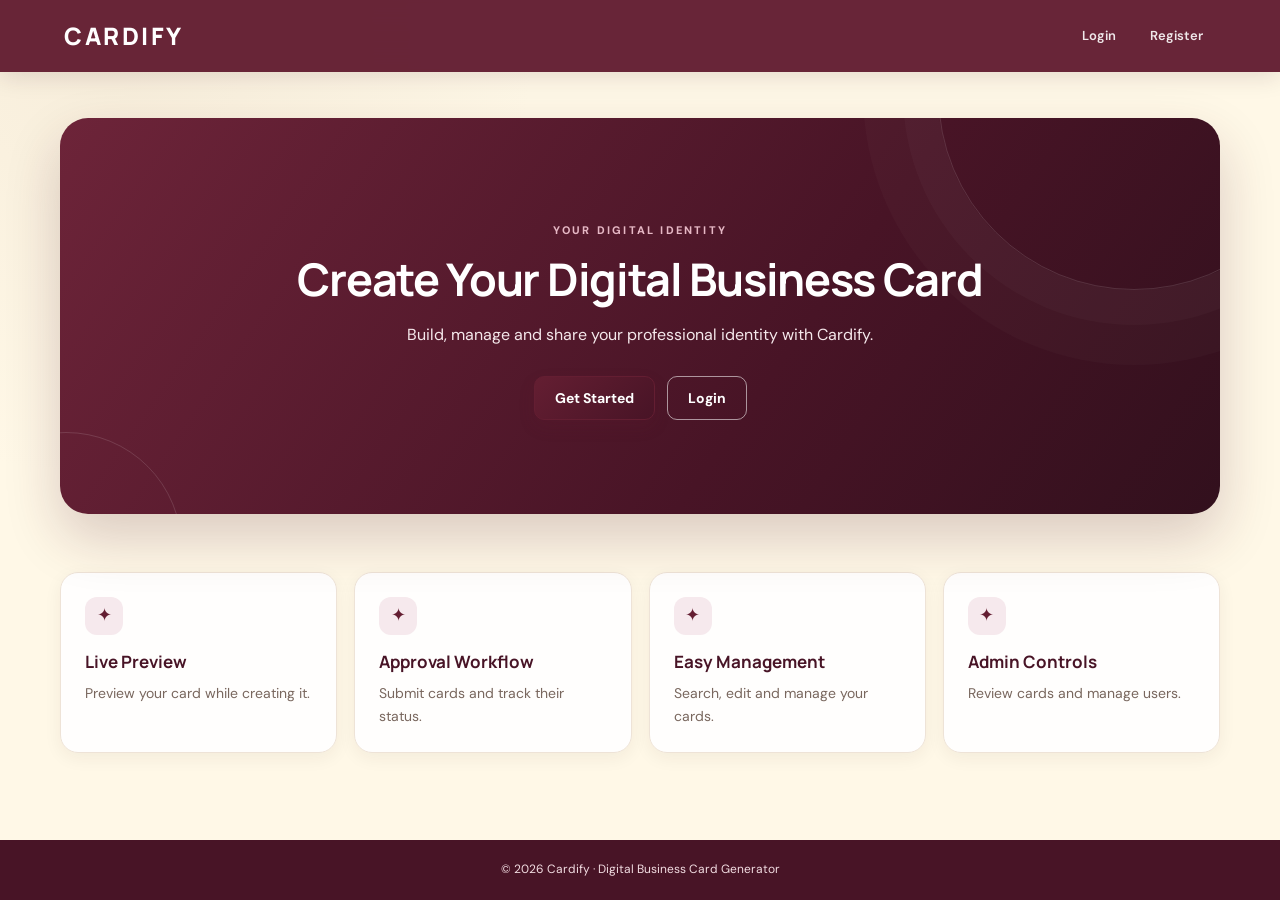
<file: index.html>
<!doctype html>
<html lang="en">
<head>
    <meta charset="utf-8">
    <meta name="viewport" content="width=device-width,initial-scale=1">
    <title>Index | Cardify</title>
    <link rel="preconnect" href="https://fonts.googleapis.com">
    <link href="https://fonts.googleapis.com/css2?family=Inter:wght@400;500;600;700;800&display=swap" rel="stylesheet">
    <link rel="stylesheet" href="css/style.css">
</head>
<body>
    <header><a class="brand" href="index.html">CARDIFY</a>
        <nav><a href="login.html">Login</a><a href="register.html">Register</a></nav>
    </header>
    <main>
        <section class="hero">
            <p class="eyebrow">YOUR DIGITAL IDENTITY</p>
            <h1 id="mainHeading">Create Your Digital Business Card</h1>
            <p>Build, manage and share your professional identity with Cardify.</p><a class="btn" href="register.html">Get Started</a> <a class="btn light" href="login.html">Login</a>
        </section>
        <section class="features">
            <article><h3>Live Preview</h3><p>Preview your card while creating it.</p></article>
            <article><h3>Approval Workflow</h3><p>Submit cards and track their status.</p></article>
            <article><h3>Easy Management</h3><p>Search, edit and manage your cards.</p></article>
            <article><h3>Admin Controls</h3><p>Review cards and manage users.</p></article>
        </section>
    </main>
    <footer>© 2026 Cardify · Digital Business Card Generator</footer>
    <script src="js/data.js"></script>
    <script src="js/app.js"></script>
</body>
</html>
</file>
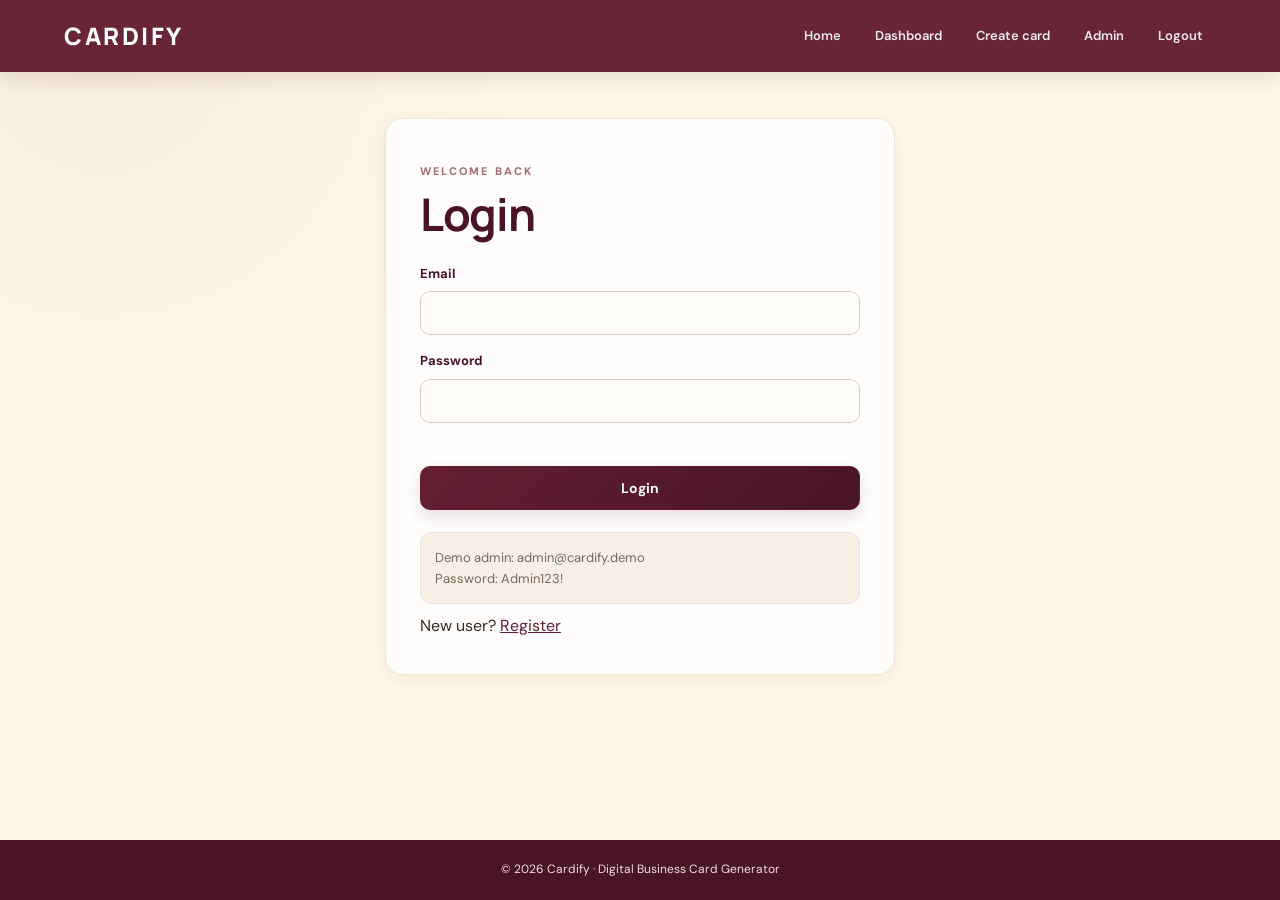
<file: admin.html>
<!doctype html>
<html lang="en"><head><meta charset="utf-8"><meta name="viewport" content="width=device-width,initial-scale=1"><title>Admin | Cardify</title><link rel="preconnect" href="https://fonts.googleapis.com"><link href="https://fonts.googleapis.com/css2?family=Inter:wght@400;500;600;700;800&display=swap" rel="stylesheet"><link rel="stylesheet" href="css/style.css"></head>
<body><header><a class="brand" href="index.html">CARDIFY</a><nav><a href="index.html">Home</a><a href="dashboard.html">Dashboard</a><a href="create-card.html">Create card</a><a href="admin.html">Admin</a><button data-logout class="navbtn">Logout</button></nav></header><main><div class="pagehead"><div><p class="eyebrow">ADMINISTRATION</p><h1>Admin panel</h1></div></div><section class="stats"><article>Total users<strong id="adminUsers">0</strong></article><article>Active users<strong id="activeUsers">0</strong></article><article>Pending cards<strong id="adminPending">0</strong></article><article>Total cards<strong id="adminCards">0</strong></article></section><section class="panel"><h2>Card review queue</h2><div class="scroll"><table><thead><tr><th>Owner</th><th>Company</th><th>Status</th><th>Action</th></tr></thead><tbody id="adminReviewQueue"></tbody></table></div></section><section class="panel"><h2>User management</h2><div class="scroll"><table><thead><tr><th>Name</th><th>Email</th><th>Role</th><th>Status</th><th>Action</th></tr></thead><tbody id="adminUserRows"></tbody></table></div></section></main><footer>© 2026 Cardify · Digital Business Card Generator</footer><script src="js/data.js"></script><script src="js/app.js"></script></body></html>
</file>
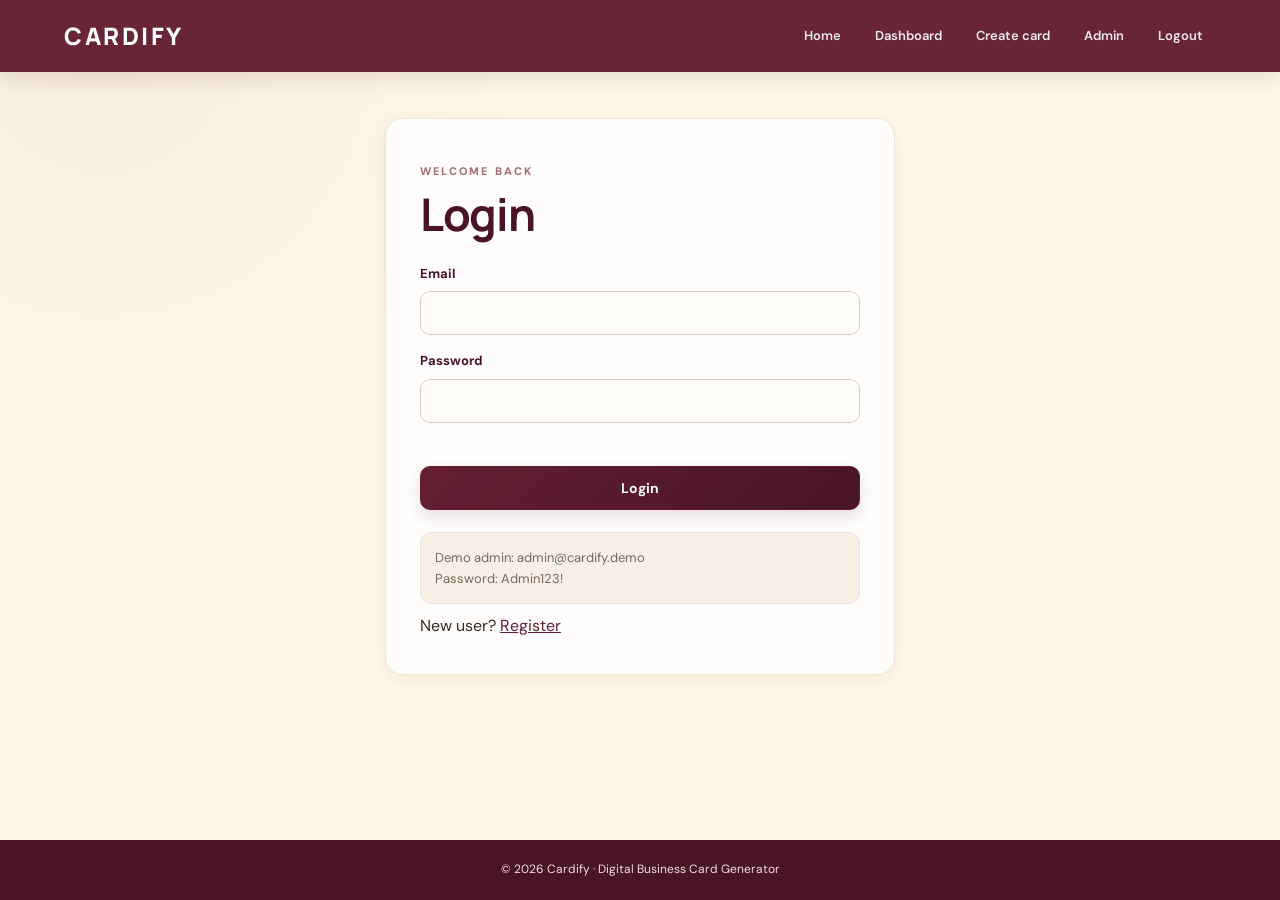
<file: create-card.html>
<!doctype html>
<html lang="en"><head><meta charset="utf-8"><meta name="viewport" content="width=device-width,initial-scale=1"><title>Create Card | Cardify</title><link rel="preconnect" href="https://fonts.googleapis.com"><link href="https://fonts.googleapis.com/css2?family=Inter:wght@400;500;600;700;800&display=swap" rel="stylesheet"><link rel="stylesheet" href="css/style.css"></head>
<body><header><a class="brand" href="index.html">CARDIFY</a><nav><a href="index.html">Home</a><a href="dashboard.html">Dashboard</a><a href="create-card.html">Create card</a><a href="admin.html">Admin</a><button data-logout class="navbtn">Logout</button></nav></header><main><div class="pagehead"><div><p class="eyebrow">CARD STUDIO</p><h1 id="formTitle">Create business card</h1></div><a href="dashboard.html">← Dashboard</a></div><div class="editor"><section class="panel"><form id="cardForm"><label>Full name<input name="name" id="cardName" required></label><label>Job title<input name="title" id="cardTitle" required></label><label>Company<input name="company" id="company" required></label><label>Email<input name="email" id="cardEmail" type="email" required></label><label>Phone<input name="phone" id="cardPhone"></label><label>Website<input name="website" id="website" type="url"></label><label>Location<input name="location" id="location"></label><label>Template<select name="template"><option>classic</option><option>modern</option><option>professional</option></select></label><label>Colour<select name="color" id="cardColor"><option value="burgundy">Burgundy</option><option value="navy">Navy</option><option value="black">Black</option><option value="green">Green</option></select></label><p id="cardMessage" class="message"></p><button class="btn">Save card</button></form></section><section><p class="eyebrow">LIVE PREVIEW</p><article id="cardPreview" class="business-card burgundy"><small>CARDIFY</small><h2 id="previewName">YOUR NAME</h2><h3 id="previewTitle">Job Title</h3><b id="previewCompany">Company</b><hr><p id="previewEmail">Email: —</p><p id="previewPhone">Phone: —</p><p id="previewWebsite">Website: —</p><p id="previewLocation">Location: —</p></article></section></div></main><footer>© 2026 Cardify · Digital Business Card Generator</footer><script src="js/data.js"></script><script src="js/app.js"></script></body></html>
</file>
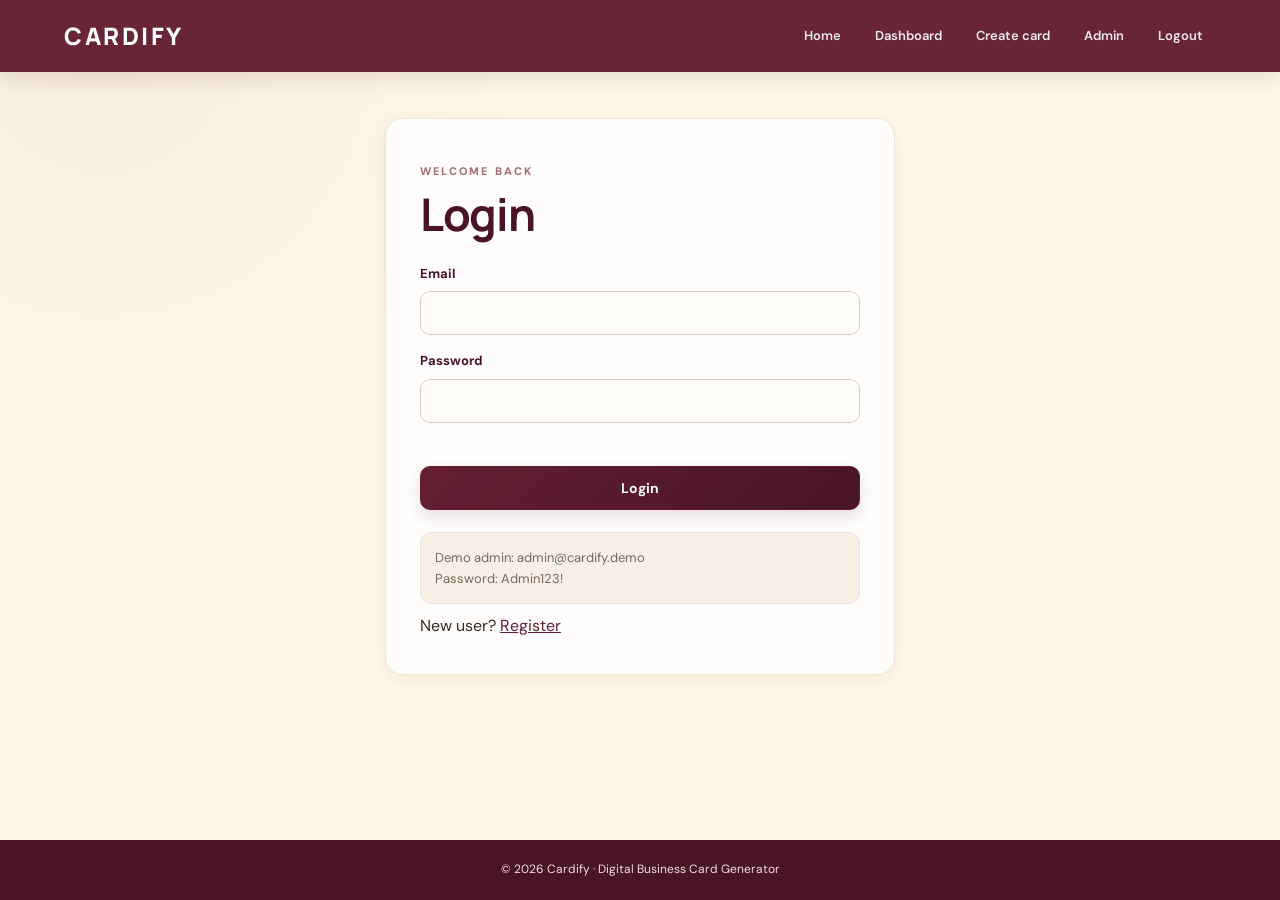
<file: dashboard.html>
<!doctype html>
<html lang="en"><head><meta charset="utf-8"><meta name="viewport" content="width=device-width,initial-scale=1"><title>Dashboard | Cardify</title><link rel="preconnect" href="https://fonts.googleapis.com"><link href="https://fonts.googleapis.com/css2?family=Inter:wght@400;500;600;700;800&display=swap" rel="stylesheet"><link rel="stylesheet" href="css/style.css"></head>
<body><header><a class="brand" href="index.html">CARDIFY</a><nav><a href="index.html">Home</a><a href="dashboard.html">Dashboard</a><a href="create-card.html">Create card</a><a href="admin.html">Admin</a><button data-logout class="navbtn">Logout</button></nav></header><main><div class="pagehead"><div><p class="eyebrow">YOUR WORKSPACE</p><h1>My Dashboard</h1><p id="welcomeText">Manage your cards.</p></div><a class="btn" href="create-card.html">+ Create card</a></div><section class="stats"><article>Total cards<strong id="totalCards">0</strong></article><article>Approved<strong id="approvedCards">0</strong></article><article>Pending<strong id="pendingCards">0</strong></article><article>Rejected<strong id="rejectedCards">0</strong></article></section><section class="panel"><div class="toolbar"><h2>My business cards</h2><input id="cardSearch" placeholder="Search name or company"><select id="statusFilter"><option value="all">All statuses</option><option>draft</option><option>pending</option><option>approved</option><option>rejected</option></select></div><div class="scroll"><table><thead><tr><th>Name</th><th>Company</th><th>Template</th><th>Status</th><th>Actions</th></tr></thead><tbody id="dashboardCards"></tbody></table></div></section></main><footer>© 2026 Cardify · Digital Business Card Generator</footer><script src="js/data.js"></script><script src="js/app.js"></script></body></html>
</file>
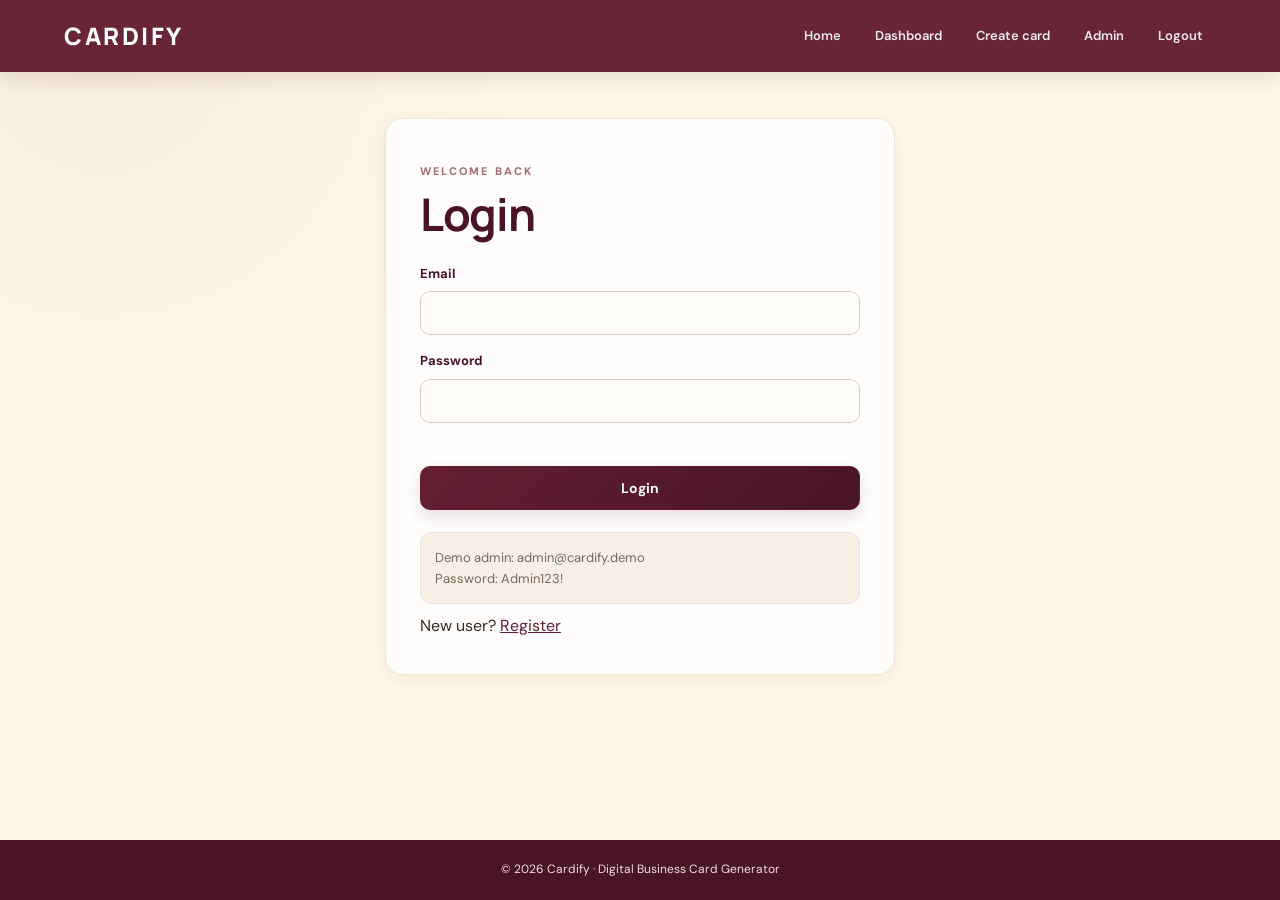
<file: login.html>
<!doctype html>
<html lang="en"><head><meta charset="utf-8"><meta name="viewport" content="width=device-width,initial-scale=1"><title>Login | Cardify</title><link rel="preconnect" href="https://fonts.googleapis.com"><link href="https://fonts.googleapis.com/css2?family=Inter:wght@400;500;600;700;800&display=swap" rel="stylesheet"><link rel="stylesheet" href="css/style.css"></head>
<body><header><a class="brand" href="index.html">CARDIFY</a><nav><a href="index.html">Home</a><a href="dashboard.html">Dashboard</a><a href="create-card.html">Create card</a><a href="admin.html">Admin</a><button data-logout class="navbtn">Logout</button></nav></header><main class="narrow"><section class="panel"><p class="eyebrow">WELCOME BACK</p><h1>Login</h1><form id="loginForm"><label>Email<input id="loginEmail" type="email" required></label><label>Password<input id="loginPassword" type="password" required></label><p id="loginMessage" class="message"></p><button class="btn">Login</button></form><aside class="note">Demo admin: admin@cardify.demo<br>Password: Admin123!</aside><p>New user? <a href="register.html">Register</a></p></section></main><footer>© 2026 Cardify · Digital Business Card Generator</footer><script src="js/data.js"></script><script src="js/app.js"></script></body></html>
</file>
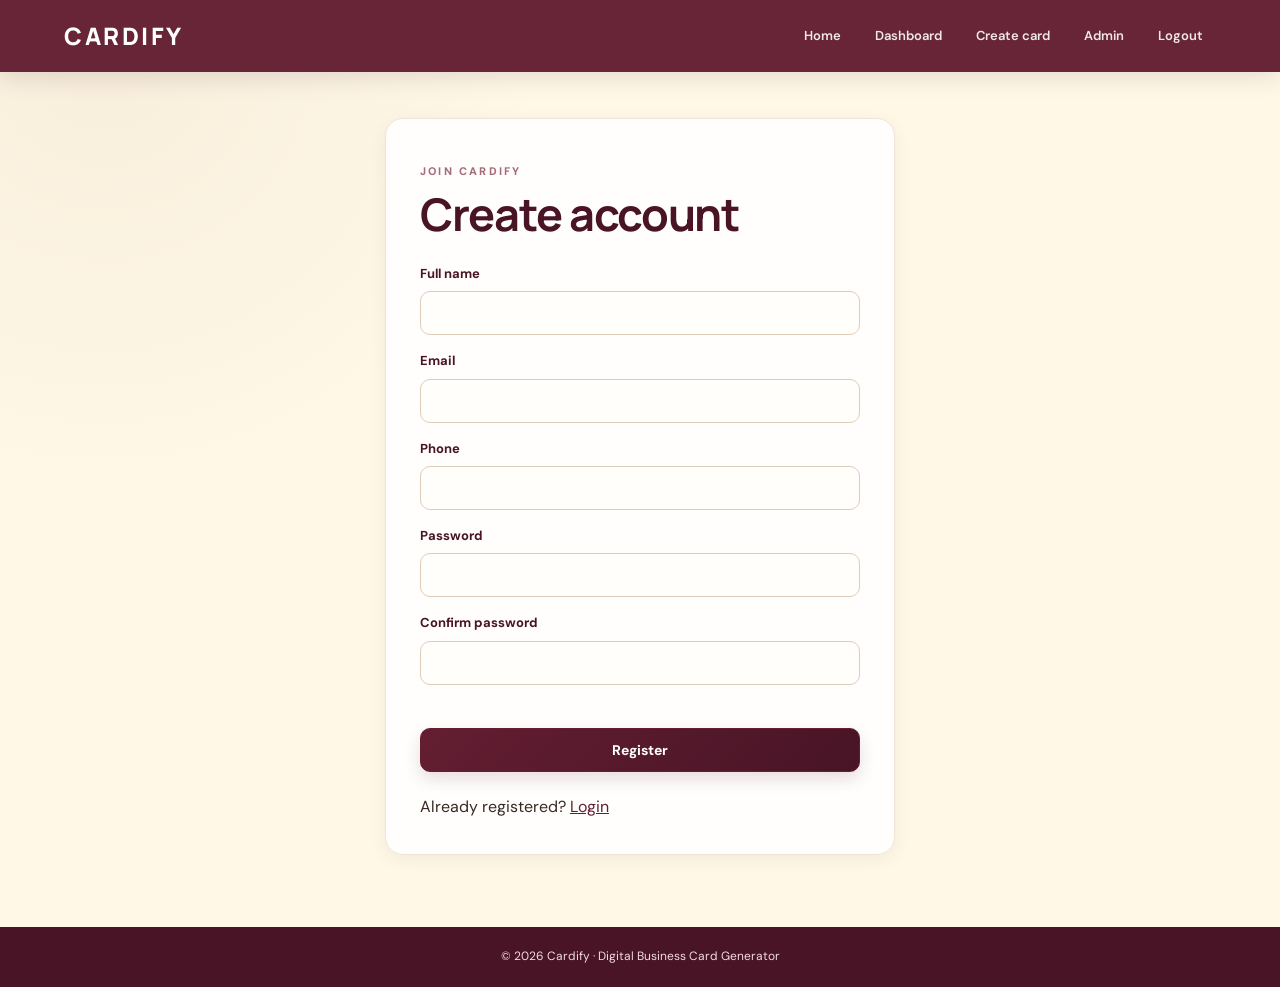
<file: register.html>
<!doctype html>
<html lang="en"><head><meta charset="utf-8"><meta name="viewport" content="width=device-width,initial-scale=1"><title>Register | Cardify</title><link rel="preconnect" href="https://fonts.googleapis.com"><link href="https://fonts.googleapis.com/css2?family=Inter:wght@400;500;600;700;800&display=swap" rel="stylesheet"><link rel="stylesheet" href="css/style.css"></head>
<body><header><a class="brand" href="index.html">CARDIFY</a><nav><a href="index.html">Home</a><a href="dashboard.html">Dashboard</a><a href="create-card.html">Create card</a><a href="admin.html">Admin</a><button data-logout class="navbtn">Logout</button></nav></header><main class="narrow"><section class="panel"><p class="eyebrow">JOIN CARDIFY</p><h1>Create account</h1><form id="registerForm"><label>Full name<input id="fullName" required minlength="2"></label><label>Email<input id="registerEmail" type="email" required></label><label>Phone<input id="registerPhone" type="tel"></label><label>Password<input id="registerPassword" type="password" minlength="8" required></label><label>Confirm password<input id="confirmPassword" type="password" required></label><p id="registerMessage" class="message"></p><button class="btn">Register</button></form><p>Already registered? <a href="login.html">Login</a></p></section></main><footer>© 2026 Cardify · Digital Business Card Generator</footer><script src="js/data.js"></script><script src="js/app.js"></script></body></html>
</file>
<file: css/style.css>
@import url('https://fonts.googleapis.com/css2?family=DM+Sans:wght@400;500;600;700&family=Manrope:wght@500;600;700;800&display=swap');
:root{--wine:#641e32;--wine-dark:#481426;--wine-soft:#f6e9ed;--cream:#fff8e7;--mocha:#dcc8b0;--ink:#382923;--muted:#79675e;--white:#fff;--line:#eee3d7;--surface:#fffdf9;--green:#236b48;--shadow-sm:0 5px 18px rgba(56,41,35,.06);--shadow-lg:0 18px 50px rgba(56,41,35,.12);--radius:18px}
*{box-sizing:border-box;margin:0;padding:0}html{scroll-behavior:smooth}body{min-height:100vh;display:flex;flex-direction:column;font-family:'DM Sans',Inter,Arial,sans-serif;background:radial-gradient(circle at 8% 5%,rgba(220,200,176,.22),transparent 27rem),var(--cream);color:var(--ink);line-height:1.65}a{color:var(--wine)}
header{position:sticky;top:0;z-index:20;display:flex;justify-content:space-between;align-items:center;gap:22px;padding:16px clamp(20px,5vw,76px);background:rgba(100,30,50,.97);color:var(--white);box-shadow:0 5px 22px rgba(56,20,38,.13);backdrop-filter:blur(14px)}
.brand{color:white;text-decoration:none;font-family:Manrope,sans-serif;font-size:24px;font-weight:800;letter-spacing:2.5px}nav{display:flex;align-items:center;gap:8px;flex-wrap:wrap}nav a,.navbtn{color:rgba(255,255,255,.9);text-decoration:none;font:600 13px 'DM Sans',sans-serif;padding:9px 13px;border:0;border-radius:9px;background:transparent;cursor:pointer;transition:background .2s,color .2s,transform .2s}nav a:hover,.navbtn:hover{background:rgba(255,255,255,.13);color:white}
main{width:min(1160px,91%);margin:46px auto 72px;flex:1}h1,h2,h3{font-family:Manrope,sans-serif;color:var(--wine-dark);line-height:1.2}h1{font-size:clamp(30px,4vw,45px);letter-spacing:-1.3px}h2{font-size:clamp(22px,2.6vw,28px);letter-spacing:-.5px}h3{font-size:17px}p{margin-top:9px}.eyebrow{color:#a36c79;text-transform:uppercase;letter-spacing:2.2px;font-size:11px;font-weight:800}
.hero{position:relative;overflow:hidden;isolation:isolate;text-align:center;padding:clamp(54px,8vw,94px) 25px;border-radius:28px;color:white;background:linear-gradient(125deg,#6d2439 0%,#481426 62%,#32101d 100%);box-shadow:0 24px 55px rgba(72,20,38,.2)}.hero:before,.hero:after{content:"";position:absolute;z-index:-1;border-radius:50%;border:1px solid rgba(255,255,255,.13)}.hero:before{width:390px;height:390px;right:-110px;top:-220px;box-shadow:0 0 0 35px rgba(255,255,255,.025),0 0 0 75px rgba(255,255,255,.02)}.hero:after{width:230px;height:230px;left:-110px;bottom:-150px}.hero h1{color:white;max-width:780px;margin:13px auto}.hero .eyebrow{color:#e6b8c5}.hero p:not(.eyebrow){color:#f5e8eb;max-width:650px;margin:16px auto 28px;font-size:16px}
.btn{display:inline-flex;justify-content:center;align-items:center;gap:8px;border:1px solid var(--wine);border-radius:10px;padding:12px 20px;background:linear-gradient(135deg,var(--wine),var(--wine-dark));color:white;text-decoration:none;font:700 14px 'DM Sans',sans-serif;cursor:pointer;box-shadow:0 7px 16px rgba(100,30,50,.15);transition:transform .2s,box-shadow .2s,filter .2s}.btn:hover{transform:translateY(-2px);box-shadow:0 11px 22px rgba(100,30,50,.2);filter:brightness(1.06)}.btn.light{background:transparent;color:white;border-color:rgba(255,255,255,.55);box-shadow:none;margin-left:8px}
.features{display:grid;grid-template-columns:repeat(4,1fr);gap:17px;margin-top:58px}.features article,.panel,.stats article{background:rgba(255,255,255,.9);border:1px solid var(--line);border-radius:var(--radius);padding:24px;box-shadow:var(--shadow-sm);transition:transform .22s,box-shadow .22s,border-color .22s}.features article:hover{transform:translateY(-5px);box-shadow:var(--shadow-lg);border-color:#dfc5ca}.features article:before{content:"✦";display:grid;place-items:center;width:38px;height:38px;margin-bottom:17px;border-radius:12px;background:var(--wine-soft);color:var(--wine);font-size:18px}.features p{color:var(--muted);font-size:14px}
.narrow{max-width:510px}.panel{padding:clamp(22px,4vw,34px)}.panel h1{margin:7px 0 18px}.panel form{margin:22px 0}.panel label,.editor label{display:block;margin:15px 0;color:var(--wine-dark);font-size:13px;font-weight:700}.panel input,.panel select,.editor input,.editor select,.toolbar input,.toolbar select{display:block;width:100%;margin-top:7px;padding:12px 13px;border:1px solid #dfcdbb;border-radius:10px;outline:none;background:#fffefa;color:var(--ink);font:14px 'DM Sans',sans-serif;transition:border-color .2s,box-shadow .2s,background .2s}input:focus,select:focus{border-color:var(--wine)!important;box-shadow:0 0 0 4px rgba(100,30,50,.09);background:white}.panel button.btn,.editor button.btn{width:100%;margin-top:8px}.message{color:#a12d2d;font-size:13px;min-height:20px}.note{background:#f8f0e7;border:1px solid var(--line);padding:14px;border-radius:11px;font-size:13px;color:var(--muted)}
.pagehead{display:flex;justify-content:space-between;align-items:center;gap:20px;margin-bottom:28px}.pagehead a:not(.btn){color:var(--wine);font-weight:700;text-decoration:none}.stats{display:grid;grid-template-columns:repeat(4,1fr);gap:16px;margin-bottom:25px}.stats article{position:relative;overflow:hidden;color:var(--muted);font-size:13px}.stats article:after{content:"";position:absolute;width:75px;height:75px;border-radius:50%;right:-25px;top:-27px;background:var(--wine-soft)}.stats strong{display:block;margin-top:7px;color:var(--wine);font:800 34px Manrope,sans-serif}.toolbar{display:flex;justify-content:space-between;gap:14px;align-items:center;margin-bottom:20px}.toolbar input{max-width:260px}.toolbar select{max-width:180px}.scroll{overflow-x:auto;border:1px solid var(--line);border-radius:12px}table{width:100%;border-collapse:collapse;min-width:620px;background:white}th,td{text-align:left;padding:15px 16px;border-bottom:1px solid var(--line);font-size:13px}th{background:#f8f0e9;color:var(--wine-dark);font-weight:800;letter-spacing:.2px}tbody tr:last-child td{border-bottom:0}tbody tr:hover{background:#fffaf4}td small{display:block;color:var(--muted)}.status{display:inline-flex;padding:5px 10px;border-radius:30px;font-size:11px;font-weight:800;text-transform:capitalize}.approved{background:#e2f3e8;color:#236b3a}.pending{background:#fff0cc;color:#8a5a00}.rejected{background:#fbe4e4;color:#a12d2d}.draft{background:#ece6dd;color:#5a4a42}.table-action{padding:7px 11px;border:1px solid var(--line);border-radius:8px;background:white;color:var(--wine);text-decoration:none;font:700 11px 'DM Sans',sans-serif;cursor:pointer;transition:background .2s,transform .2s}.table-action:hover{background:var(--wine-soft);transform:translateY(-1px)}.danger{color:#a12d2d}.empty{text-align:center;color:var(--muted);padding:28px}
.editor{display:grid;grid-template-columns:minmax(0,1fr) minmax(0,1fr);gap:26px;align-items:start}.editor .panel{padding:clamp(22px,3vw,30px)}.business-card{position:relative;margin-top:12px;min-height:320px;padding:30px;border-radius:20px;color:white;overflow-wrap:anywhere;background:linear-gradient(135deg,#70263e,#481426);box-shadow:0 20px 42px rgba(72,20,38,.2)}.business-card:after{content:"";position:absolute;width:180px;height:180px;right:-55px;top:-65px;border:1px solid #ffffff35;border-radius:50%;box-shadow:0 0 0 22px #ffffff0a,0 0 0 48px #ffffff08}.business-card small{letter-spacing:2.5px;font-weight:800}.business-card h2{position:relative;z-index:1;margin-top:34px;color:white;font-size:27px}.business-card h3{color:#f1dce2;font-size:15px;margin-top:5px}.business-card b{display:inline-block;margin-top:7px;color:#f6dce4}.business-card p{position:relative;z-index:1;font-size:13px;color:#fff0f3;margin-top:6px}.business-card hr{margin:20px 0;border:0;border-top:1px solid #ffffff55}.business-card.navy{background:linear-gradient(135deg,#314b78,#14233d)}.business-card.black{background:linear-gradient(135deg,#414141,#111)}.business-card.green{background:linear-gradient(135deg,#37684f,#183b2b)}
footer{padding:20px 5%;background:var(--wine-dark);color:#f2dde2;font-size:12px;text-align:center;margin-top:auto}button:focus-visible,a:focus-visible{outline:3px solid #d7a9b6;outline-offset:3px}
@media(max-width:900px){.features{grid-template-columns:repeat(2,1fr)}.editor{grid-template-columns:1fr}.stats{grid-template-columns:repeat(2,1fr)}}@media(max-width:600px){header,.pagehead,.toolbar{align-items:flex-start;flex-direction:column}header{position:static}nav{gap:4px}nav a,.navbtn{padding:8px 9px}.features,.stats{grid-template-columns:1fr}.toolbar input,.toolbar select{width:100%;max-width:none}main{margin-top:27px}.hero{padding:48px 19px;border-radius:20px}.hero .btn{margin-top:7px}.btn.light{margin-left:4px}.business-card{min-height:290px;padding:24px}}@media(prefers-reduced-motion:reduce){*,*:before,*:after{scroll-behavior:auto!important;transition-duration:.01ms!important}}
</file>
